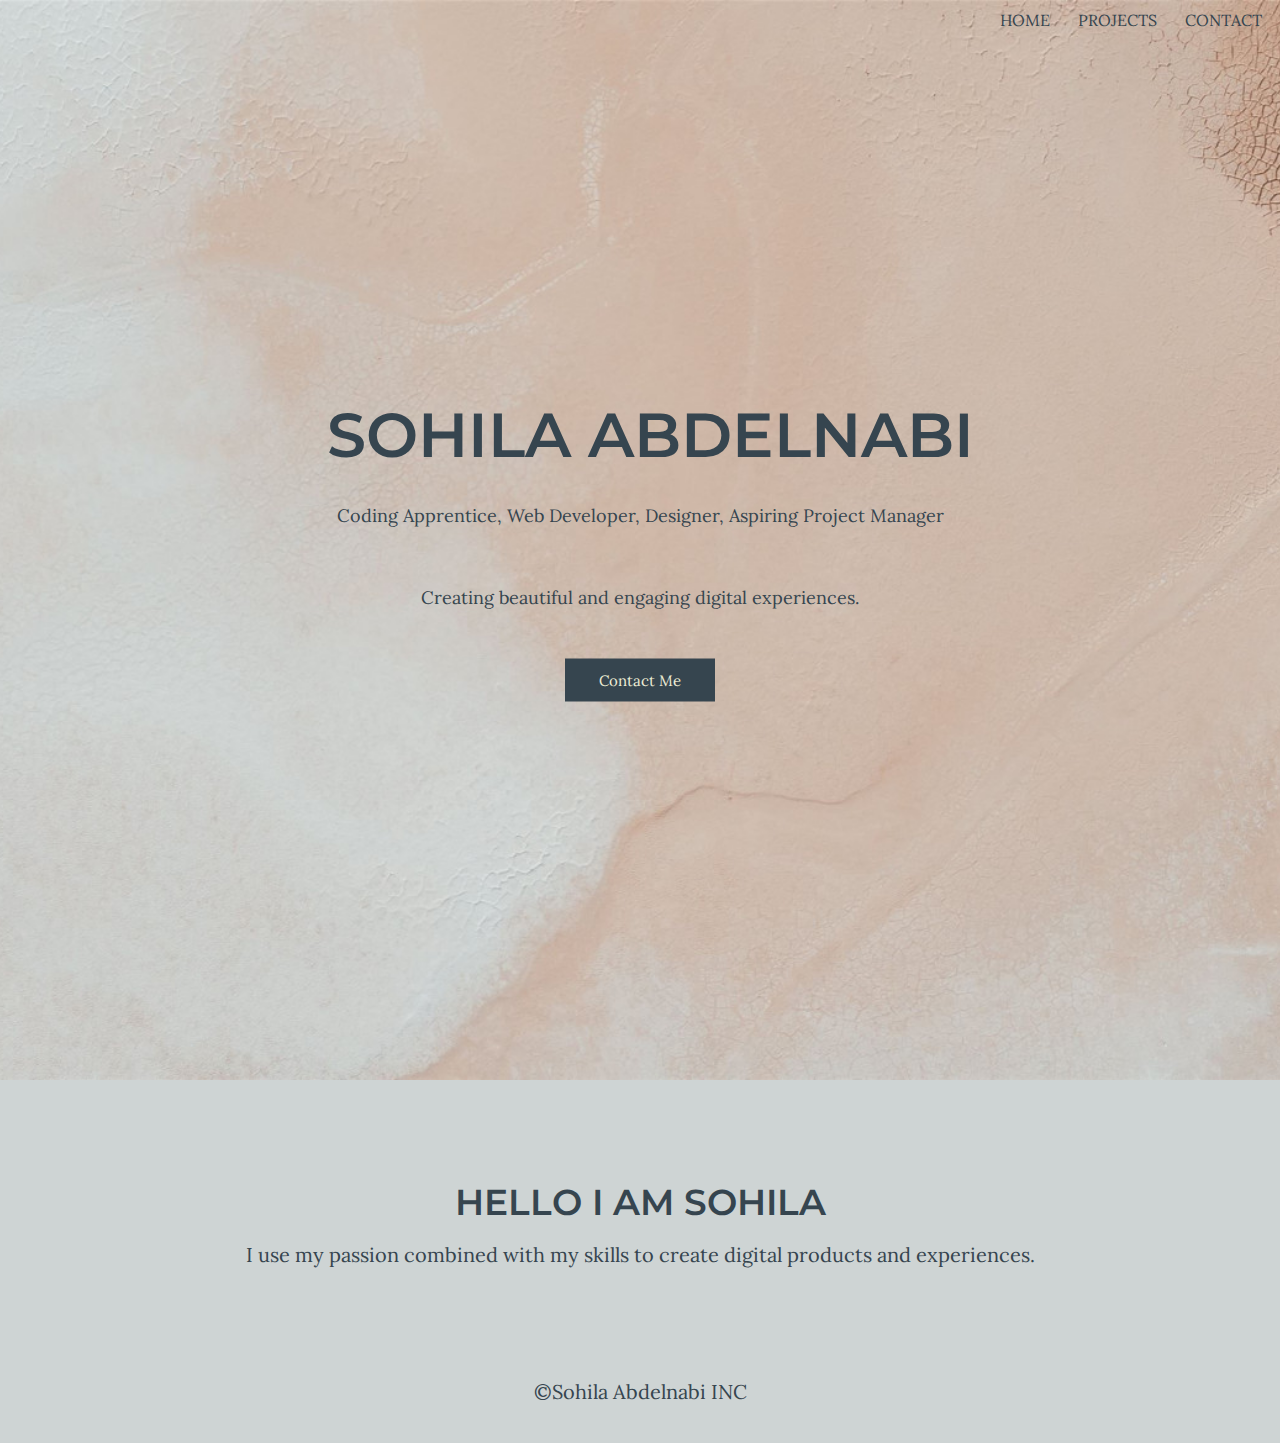
<file: index.html>
<!DOCTYPE html>
<html lang="en">

<head>
  <meta charset="UTF-8">
  <title>Sohila Abdelnabi Portfolio</title>
  <link rel="stylesheet" href="style.css">
  <link href="https://fonts.googleapis.com/css?family=Lora:400,700|Montserrat:300" rel="stylesheet">


<body style="background-color: rgba(206,212,212,255);"></body>
</head>

<body>
  <section class="header">
    <nav>


      <section class="nav-links">
        <ul>
          <li><a href="index.html">HOME</a></li>
          <li><a href="products.html">PROJECTS</a></li>
          <li><a href="contact.html">CONTACT</a></li>
        </ul>

      </section>
    </nav>

    <section class="text-box">
      <h1>SOHILA ABDELNABI</h1>
      <br>
      <p>Coding Apprentice, Web Developer, Designer, Aspiring Project Manager</p>
      <p>Creating beautiful and engaging digital experiences.</p>
      <a href="contact.html" class="hero-btn">Contact Me</a>
    </section>

  </section>

  <section class="why">
    <h1>Hello I am Sohila</h1>
    <p>I use my passion combined with my skills to create digital products and experiences.
    </p>
    <br>
    <br>

    <section class="footer">
      <h4>
      </h4>
      <p>©Sohila Abdelnabi INC</p>


    </section>


</body>

</html>
</file>
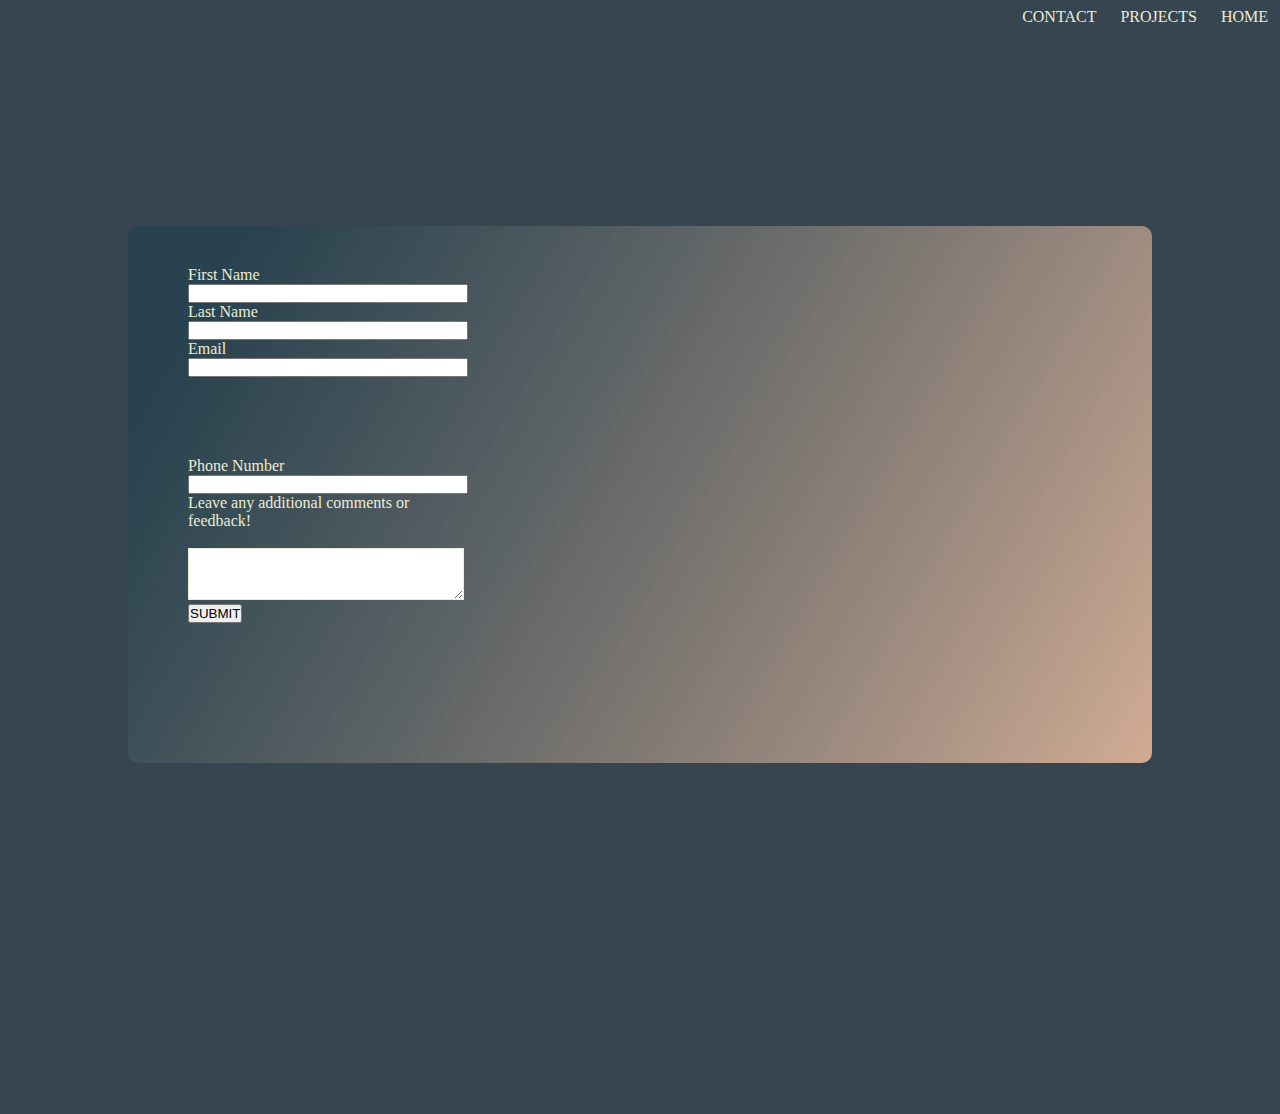
<file: contact.html>
<!DOCTYPE html>
<html lang="en">

</html>
<html>

<head>

  <head>
    <meta charset="UTF-8">
    <title>Sohila Abdelnabi Portfolio</title>
    <link rel="stylesheet" href="style.css">
    <link rel="preconnect" href="https://fonts.googleapis.com">
    <link rel="preconnect" href="https://fonts.gstatic.com" crossorigin>
    <link href="https://fonts.googleapis.com/css2?family=Poppins:wght@200;300;400;600;700&display=swap"
      rel="stylesheet">

  <body style="background-color: #36454F;"></body>

</head>

<body>
  <article class="topnav">
    <a class="active" href="index.html">HOME</a>
    <a href="products.html">PROJECTS</a>
    <a href="contact.html">CONTACT</a>
  </article>
  <section class="header-con">
    <nav>

      <section class="nav-links">
        <ul>
          <li><a href="index.html">HOME</a></li>
          <li><a href="todo.hmtl">ATTRACTIONS</a></li>
          <li><a href="contact.html">CONTACT</a></li>
        </ul>

      </section>
    </nav>

    <article class="container">
      <h1>Connect With Us</h1>
      <p>We would love to hear from you. Feel free to get in touch with us. </p>
      <section class="contact-box">
        <section class="contact-left">
          <form method="POST"
            action="https://script.google.com/macros/s/AKfycbyCtLfcxSZCEuzxDDCK00rVes2GxxKWrzkeE8ENkGuvRJIAWySjLvaVkI2-aoIoFeWE/exec">

            <section class="input-row">
              <section class="input-group">
                <label>First Name</label>
                <input type="text"></input>
                <section class="input-group">
                  <label>Last Name</label>
                  <input type="text"></input>
                  <article class="input-group">
                    <label>Email</label>
                    <input type="text" class="input-group"></input>
                  </article>
                  <label>Phone Number</label>
                  <input type="text"></input>
                  <label>Leave any additional comments or feedback!</label>
                  <br></br>
                  <textarea row="5"></textarea>
                  <button type="submit">SUBMIT</button>

                </section>
              </section>
          </form>
    </article>




    </article>
    <footer>
      <p>Copyright &copy; 2022; Website Designed by Sohila Abdelnabi </p>

    </footer>
</body>

</html>
</file>
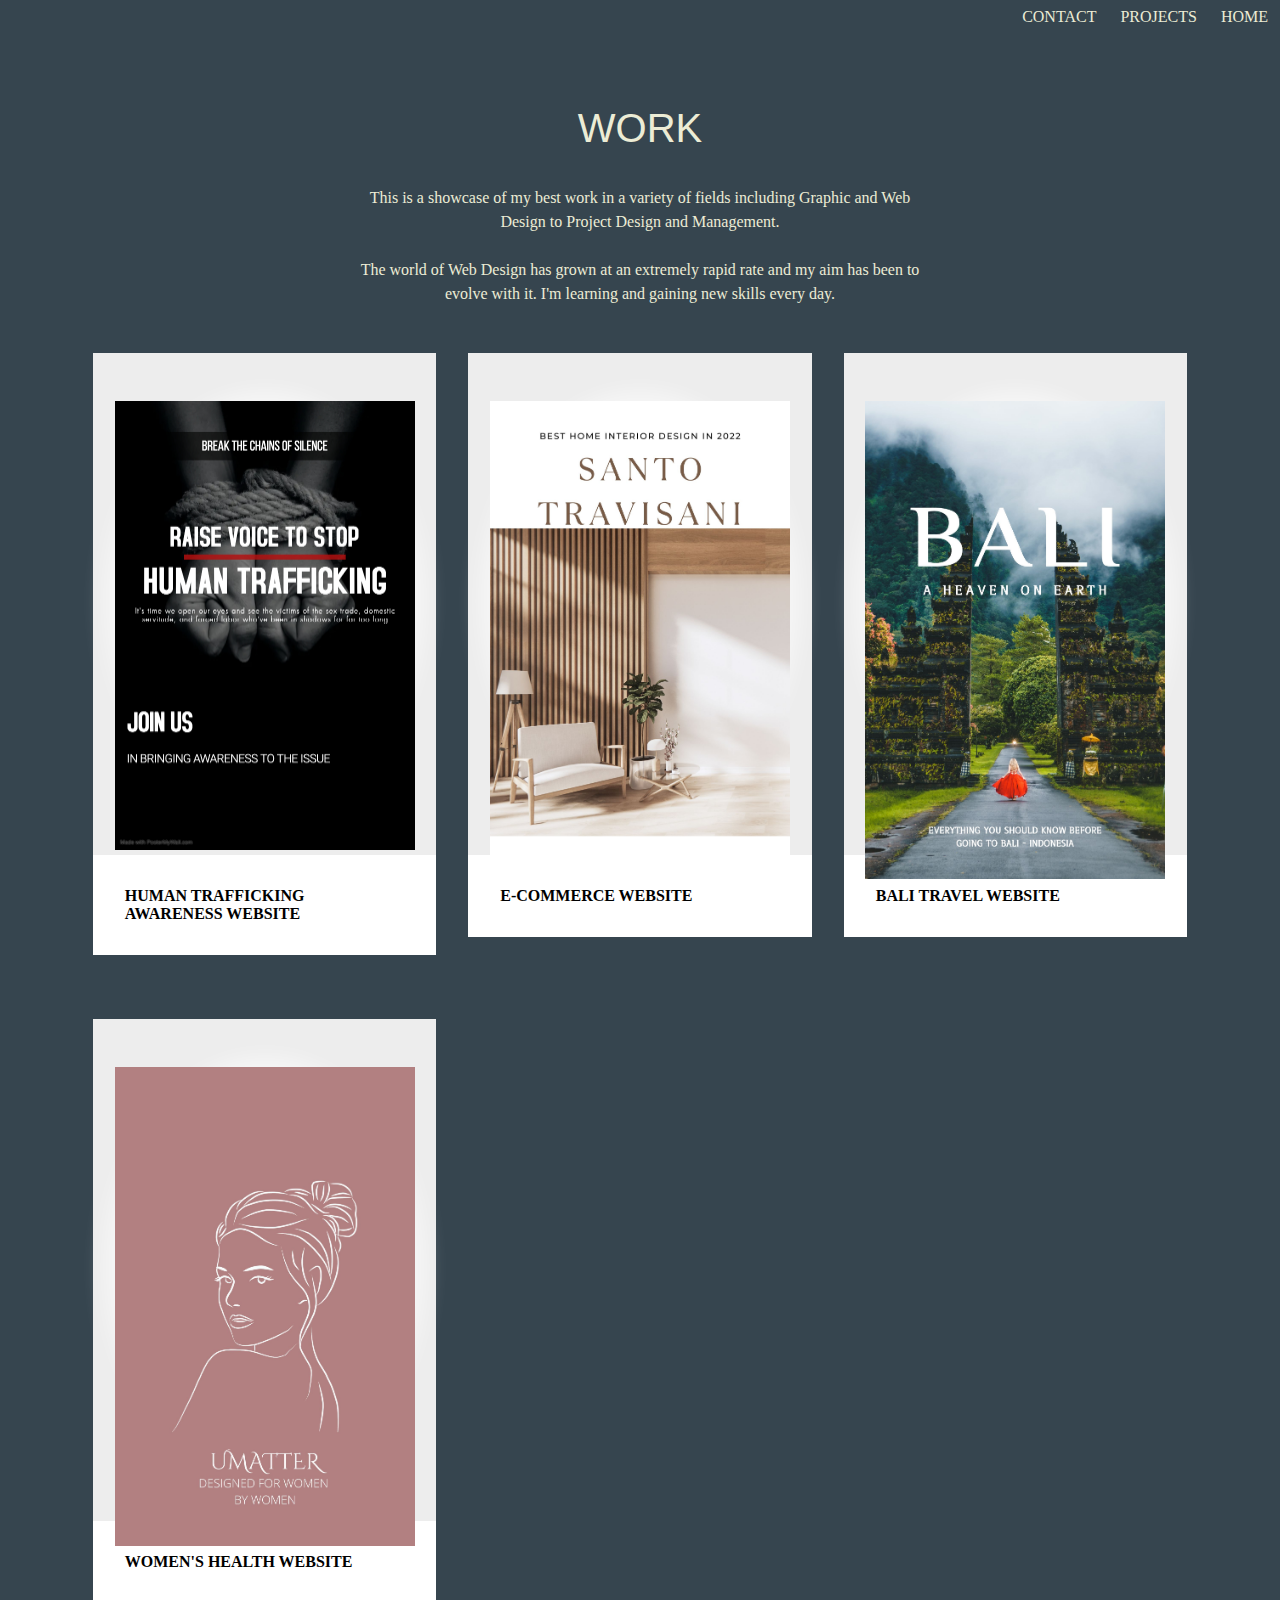
<file: products.html>
<!DOCTYPE html>
<html lang="en">

<head>
    <meta charset="UTF-8">
    <title>products</title>
    <link rel="stylesheet" href="productCss.css">
    <link rel="preconnect" href="https://fonts.googleapis.com">
    <link rel="preconnect" href="https://fonts.gstatic.com" crossorigin>
    <link href="https://fonts.googleapis.com/css2?family=Poppins:wght@200;300;400;600;700&display=swap"
        rel="stylesheet">

<body style="background-color: #36454F;"></body>
</head>

<body>

    <article class="topnav">
        <a class="active" href="index.html">HOME</a>
        <a href="products.html">PROJECTS</a>
        <a href="contact.html">CONTACT</a>
    </article>
    <section class="header-con">
        <nav>
        </nav>

        <div class="products">
            <div class="container">
                <h1 class="lg-title">WORK</h1>
                <p class="text-light">
                    This is a showcase of my best work in a variety of fields including Graphic and Web Design to
                    Project Design and Management.
                    <br>
                    <br>
                    The world of Web Design has grown at an extremely rapid rate and my aim has been to evolve with it.
                    I'm learning and gaining new skills every day.
                </p>

                <div class="product-items">
                    <!-- Product One -->
                    <div class="product">
                        <div class="product-content">
                            <div class="product-img">
                                <img src="Human Trafficking Event Poster - Made with PosterMyWall.jpg"
                                    alt="product image">
                            </div>
                            <div class="product-btns">



                            </div>
                        </div>

                        <div class="product-info">
                            <div class="product-info-top">

                                <div class="rating">
                                    <span><i class="fas fa-star"></i></span>
                                    <span><i class="fas fa-star"></i></span>
                                    <span><i class="fas fa-star"></i></span>
                                    <span><i class="fas fa-star"></i></span>
                                    <span><i class="far fa-star"></i></span>
                                </div>
                            </div>
                            <a href="#" class="product-name">Human Trafficking Awareness Website</a>


                        </div>
                    </div>
                    <!-- Product Two -->
                    <div class="product">
                        <div class="product-content">
                            <div class="product-img">
                                <a href="https://incandescent-parfait-15fab6.netlify.app/">
                                    <img src="Elegant Neutral Home Interior Book Cover.jpg" alt="product image">
                            </div>
                            <div class="product-btns">

                            </div>
                        </div>

                        <div class="product-info">
                            <div class="product-info-top">

                                <div class="rating">
                                    <span><i class="fas fa-star"></i></span>
                                    <span><i class="fas fa-star"></i></span>
                                    <span><i class="fas fa-star"></i></span>
                                    <span><i class="fas fa-star"></i></span>
                                    <span><i class="far fa-star"></i></span>
                                </div>
                            </div>

                            <a href="#" class="product-name">E-Commerce Website</a>

                        </div>
                    </div>
                    <!-- Product three -->
                    <div class="product">
                        <div class="product-content">
                            <div class="product-img">
                                <a href="https://comforting-entremet-a32182.netlify.app/">
                                    <img src="Modern Bali Book Cover.jpg" alt="product image">
                            </div>
                            <div class="product-btns">

                            </div>
                        </div>

                        <div class="product-info">
                            <div class="product-info-top">

                                <div class="rating">
                                    <span><i class="fas fa-star"></i></span>
                                    <span><i class="fas fa-star"></i></span>
                                    <span><i class="fas fa-star"></i></span>
                                    <span><i class="fas fa-star"></i></span>
                                    <span><i class="far fa-star"></i></span>
                                </div>
                            </div>
                            <a href="#" class="product-name">Bali Travel Website</a>

                        </div>
                    </div>
                    <!-- Product four -->
                    <div class="product">
                        <div class="product-content">
                            <div class="product-img">
                                <img src="Brown Simple Women Book Cover.jpg" alt="product image">
                            </div>
                            <div class="product-btns">

                            </div>
                        </div>

                        <div class="product-info">
                            <div class="product-info-top">

                                <div class="rating">
                                    <span><i class="fas fa-star"></i></span>
                                    <span><i class="fas fa-star"></i></span>
                                    <span><i class="fas fa-star"></i></span>
                                    <span><i class="fas fa-star"></i></span>
                                    <span><i class="far fa-star"></i></span>
                                </div>
                            </div>
                            <a href="#" class="product-name">Women's Health Website</a>

                        </div>

                    </div>

                </div>
            </div>
        </div>

        <div class="product-collection">
            <div class="container">
                <div class="product-collection-wrapper">

                </div>
            </div>
        </div>
        </div>


</body>

</html>
</file>
<file: style.css>
* {
  margin: 0;
  padding: 0;
}

.header {
  min-height: 120vh;
  width: 100%;
  background-image: url(beige.jpeg);
  background-position: center;
  background-size: cover;
  position: relative;
}

.header img {
  float: left;
  width: 100px;
  height: 100px;

}

.header h1 {
  position: relative;
  top: 18px;
  left: 10px;
}


nav {
  display: flex;
  padding: 2px 6px;
  justify-content: space-between;
  align-items: center;
}

.nav-links {
  flex: 1;
  text-align: right;
}

.nav-links ul li {
  list-style: none;
  display: inline-block;
  padding: 8px 12px;
  position: relative;
}

.nav-links ul li a {
  color: #36454F;
  text-decoration: none;
  font-size: 16px;
}

body {
  font-family: 'Lora', serif;
}

h1,
h2,
h3,
h4,
h5,
h6 {
  font-family: 'Montserrat', sans-serif;
  font-weight: 300;
  text-transform: uppercase;
}

.text-box {
  width: 90%;
  color: #36454F;
  position: absolute;
  top: 50%;
  left: 50%;
  transform: translate(-50%, -50%);
  text-align: center;
}

.text-box h1 {
  font-size: 62px;
}

.text-box p {
  margin: 10px 0 40px;
  font-size: 18px;
  color: #36454F
}

.hero-btn {
  display: inline-block;
  text-decoration: none;
  color: rgb(236, 236, 213);

  padding: 12px 34px;
  font-size: 15px;
  background: #36454F;
  position: relative;
}

.why {
  width: 80%;
  margin: auto;
  text-align: center;
  padding-top: 100px;
}

h1 {
  font-size: 36px;
  font-weight: 600;
}

p {
  color: #36454F;
  font-size: 20px;
  font-weight: 300;
  line-height: 22px;
  padding: 10px;

}

.row {
  margin-top: 0%;
  display: flex;
  justify-content: space-between;
}

.call {
  margin: 100px auto;
  width: 100%;
  background-image: url(back.webp);
  background-position: center;
  background-size: cover;
  border-radius: 10px;
  text-align: center;
  padding: 100px 0;
}

.call h1 {
  color: #fff;
  margin-bottom: 40px;
  padding: 0;
}

.footer {
  width: 100%;
  text-align: center;
  padding: 30px 0;

}

.footer h4 {
  margin-bottom: 25px;
  margin-top: 20px;
  font-weight: 600;
}

.icons .fa {
  color: #f44336;
  margin: 0 13px;
  padding: 18px 0;
}

.header-con {
  min-height: 120vh;
  width: 100%;
  background-position: center;
  background-size: cover;
  position: relative;
}

.header-con img {
  float: left;
  width: 100px;
  height: 100px;

}

.header-con h1 {
  position: relative;
  top: 18px;
  left: 10px;
}

.container {
  width: 80%;
  margin: 50px auto;
}

.contact-box {
  background: rgb(236, 236, 213);
  display: flex;
  background-image: url(mini.jpeg);
  background-color: rgba(206, 212, 212, 255);
  background-size: cover;
  border-radius: 10px;
}

.contact-left {
  flex-basis: 60%;
  padding: 40px 60px;
}

.contact-right {
  flex-basis: 40%;
  padding: 40px;
  background: #ffffff;
  color: #fff;
}

h1 {
  margin-bottom: 10px;
  color: #36454F
}

.container p {
  margin-bottom: 10px;
}


.input-row {
  display: flex;
  justify-content: space-between;
  margin-bottom: 20px;
}

.input-row .input-group {
  flex-basis: 45%;
  color: rgb(236, 236, 213);
  margin-bottom: 40px;
  padding: 0;
}

input {
  width: 100%
}

textarea {
  width: 100%;
  border: 1px solid rgb(236, 236, 213);
  outline: none;
  padding: 10px;
  box-sizing: border-box;
}

.topnav {
  background-color: #36454F;
  overflow: hidden;
}


.topnav a {
  float: right;
  color: rgb(236, 236, 213);
  text-align: center;

  text-decoration: none;
  font-size: 16px;
  padding: 8px 12px;
  font-family: 'Lora', serif;
  text-transform: uppercase;
}





.topnav a.active {
  background-color: #36454F;
  color: rgb(236, 236, 213);
}

.info {
  font-size: 50px;
  color: white;
}

.row {
  display: flex;
}

.column {
  flex: 33.33%;
  padding: 5px;
}
</file>
<file: productCss.css>
:root {
    --white-light: rgba(255, 255, 255, 0.5);

    --gray: #ededed;
}

* {
    padding: 0;
    margin: 0;
    box-sizing: border-box;
}

.topnav {
    background-color: #36454F;
    overflow: hidden;
}


.topnav a {
    float: right;
    color: rgb(236, 236, 213);
    text-align: center;
    padding: 8px 12px;
    text-decoration: none;
    font-size: 16px;
}





.topnav a.active {
    background-color: #36454F;
    color: rgb(236, 236, 213);
}


body {
    font-family: 'Lora', serif;
    color: rgb(236, 236, 213);
}

/* Utility stylings */
img {
    width: 100%;
    display: block;
}

.container {
    width: 88vw;
    margin: 0 auto;
}

.lg-title,
.md-title,
.sm-title {
    font-family: 'Montserrat', sans-serif;
    ;
}

.lg-title {
    font-size: 2.5rem;
    font-weight: 200;
    text-align: center;
    padding: 1.3rem 0;

}

.md-title {
    font-size: 2rem;
    font-family: 'Roboto', sans-serif;
}

.sm-title {
    font-weight: 200;
    font-size: 1rem;
    text-transform: uppercase;
}

.text-light {
    font-size: 1rem;
    font-weight: 200;
    line-height: 1.5;
    margin: 0.4rem 0;

}

/* product section */
.products {
    background: var(--alice-blue);
    padding: 3.2rem 0;
}

.products .text-light {
    text-align: center;
    width: 70%;
    margin: 0.9rem auto;
}

.product {
    margin: 2rem;
    position: relative;
}

.product-content {
    background: var(--gray);
    padding: 3rem 0.5rem 2rem 0.5rem;
    cursor: pointer;
}

.product-img {
    background: var(--white-light);
    box-shadow: 0 0 20px 10px var(--white-light);
    width: 300px;
    height: 400px;
    margin: 0 auto;
    border-radius: 50%;
    transition: background 0.5s ease;
}

.product-btns {
    display: flex;
    justify-content: center;
    margin-top: 1.4rem;
    opacity: 0;
    transition: opacity 0.6s ease;
}

.btn-cart,
.btn-buy {
    background: transparent;
    border: 1px solid black;
    padding: 0.8rem 0;
    width: 125px;
    font-family: inherit;
    text-transform: uppercase;
    cursor: pointer;
    border: none;
    transition: all 0.6s ease;
}

.btn-cart {
    background: black;
    color: white;
}

.btn-cart:hover {
    background: var(--carribean-green);
}

.btn-buy {
    background: white;
}

.btn-buy:hover {
    background: var(--carribean-green);
    color: #fff;
}

.product-info {
    background: white;
    padding: 2rem;
}

.product-info-top {
    display: flex;
    justify-content: space-between;
    align-items: center;
}

.rating span {
    color: rgb(236, 236, 213);
}

.product-name {
    color: black;
    display: block;
    text-decoration: none;
    font-size: 1rem;
    text-transform: uppercase;
    font-weight: bold;
}

.product-price {
    padding-top: 0.6rem;
    padding-right: 0.6rem;
    display: inline-block;
}


.product-img img {
    transition: transform 0.6s ease;
}

.product:hover .product-img img {
    transform: scale(1.1);
}

.product:hover .product-img {
    background: var(--carribean-green);
}

.product:hover .product-btns {
    opacity: 1;
}

.off-info .sm-title {
    background: var(--carribean-green);
    color: white;
    display: inline-block;
    padding: 0.5rem;
    position: absolute;
    top: 0;
    left: 0;
    writing-mode: vertical-lr;
    transform: rotate(180deg);
    z-index: 1;
    letter-spacing: 3px;
    cursor: pointer;
}

/* product collection */
.product-collection {
    padding: 3.2rem 0;
}

.product-collection-wrapper {
    padding: 3.2rem 0;
}

.product-col-left {
    background: linear-gradient(rgba(0, 0, 0, 0), rgba(0, 0, 0, 0.3)), url("Water/.jpeg") center/cover no-repeat;
}

.product-col-r-top {
    background: linear-gradient(rgba(0, 0, 0, 0), rgba(0, 0, 0, 0.3)), url("images/fashion-img-2.png") center/cover no-repeat;
}

.flex {
    display: flex;
    justify-content: center;
    align-items: flex-end;
    height: 50vh;
    padding: 2rem 1.5rem 3.2rem;
    margin: 5px;
}

.product-col-r-bottom>div:first-child {
    background: #eaa001;
}

.product-col-r-bottom>div:last-child {
    background: #0090ff;
}

.product-col-content {
    text-align: center;
    color: white;
}

.product-collection .text-light {
    opacity: 1;
    font-size: 0.8;
    font-weight: 400;
    line-height: 1.7;
}

.btn-dark {
    background: rgb(174, 169, 169);
    color: white;
    outline: 0;
    border-radius: 25px;
    padding: 0.7rem 1rem;
    border: 0;
    margin-top: 1rem;
    cursor: pointer;
    transition: all 0.6s ease;
    font-size: 1rem;
    font-family: inherit;
}

.btn-dark:hover {
    background: var(--carribean-green);
}







/* Media Queries */
@media screen and (min-width: 992px) {
    .product-items {
        display: grid;
        grid-template-columns: repeat(2, 1fr);
    }

    .product-col-r-bottom {
        display: grid;
        grid-template-columns: repeat(2, 1fr);
    }
}

@media screen and (min-width: 1200px) {
    .product-items {
        grid-template-columns: repeat(3, 1fr);
    }

    .product {
        margin-right: 1rem;
        margin-left: 1rem;
    }

    .products .text-light {
        width: 50%;
    }
}

@media screen and (min-width: 1336px) {
    .product-items {
        grid-template-columns: repeat(4, 1fr);
    }

    .product-collection-wrapper {
        display: grid;
        grid-template-columns: repeat(2, 1fr);
    }

    .flex {
        height: 60vh;
    }

    .product-col-left {
        height: 121.5vh;
    }
}
</file>
